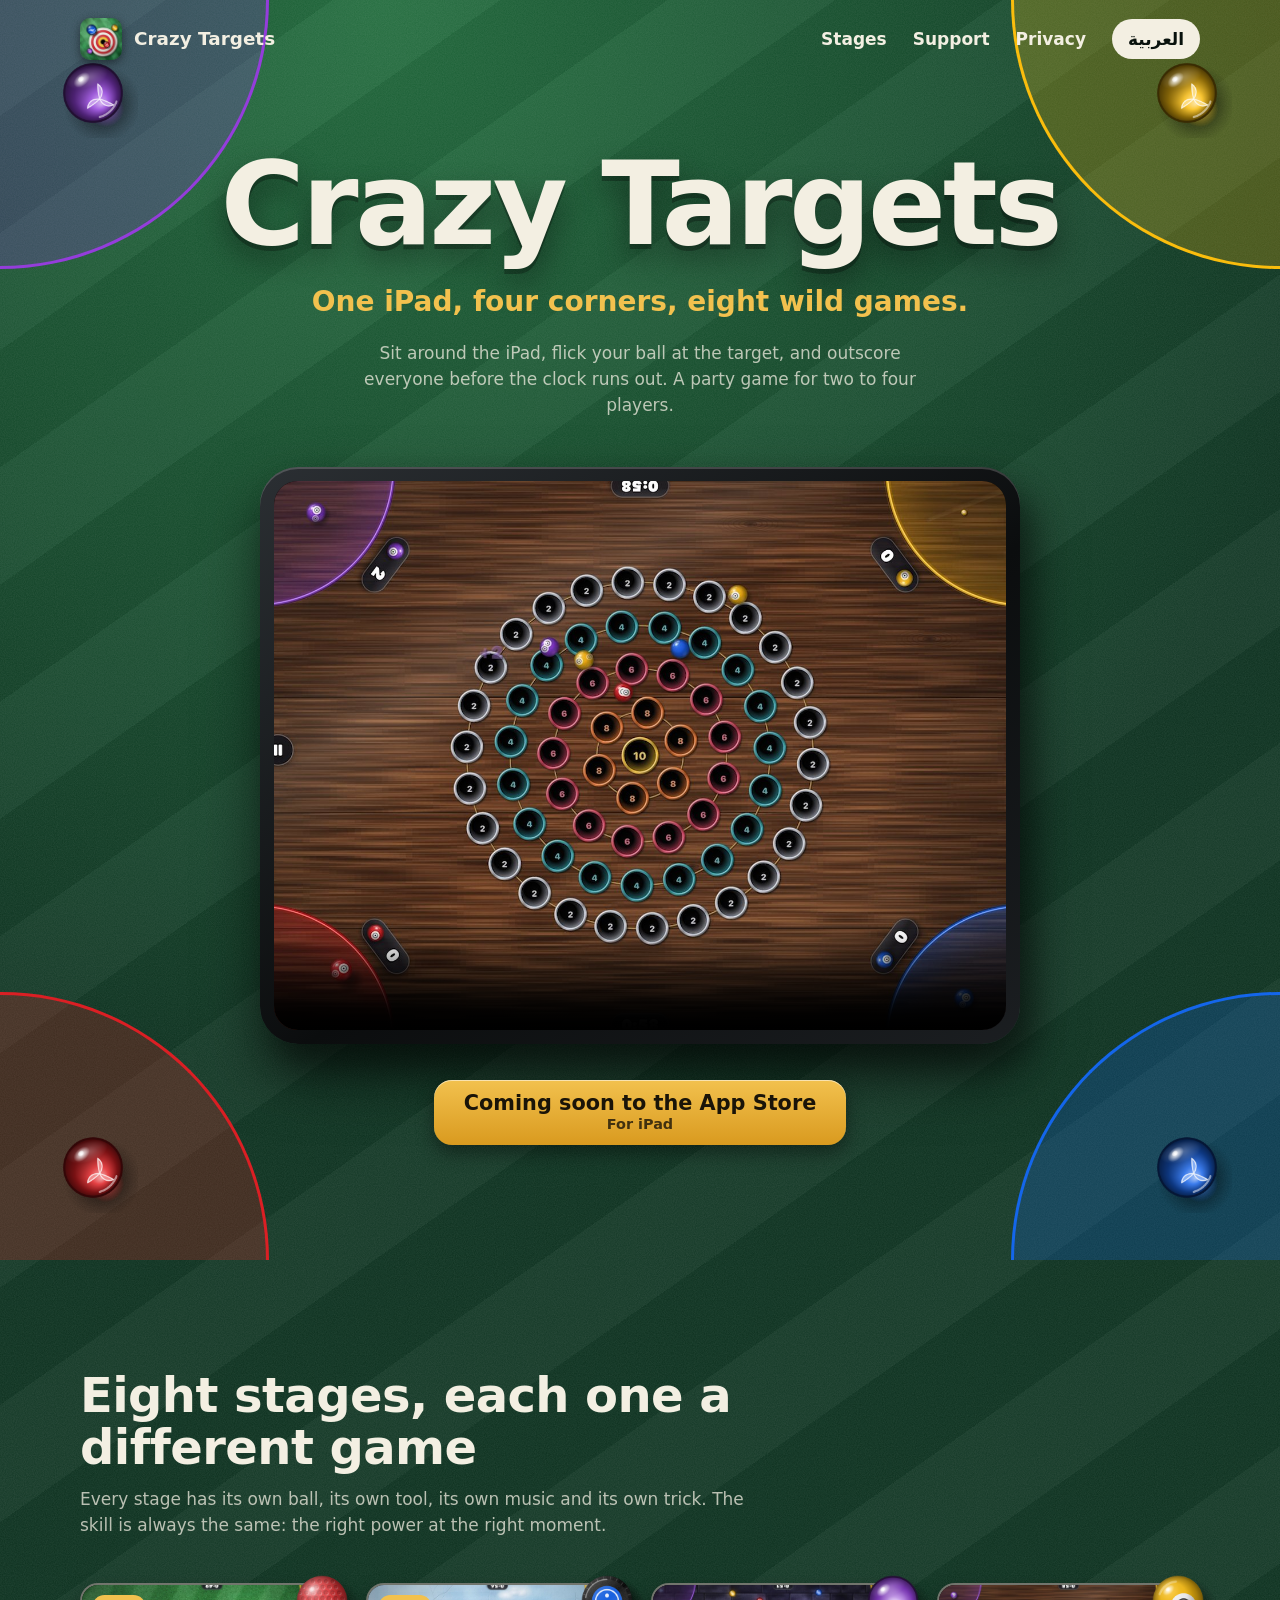
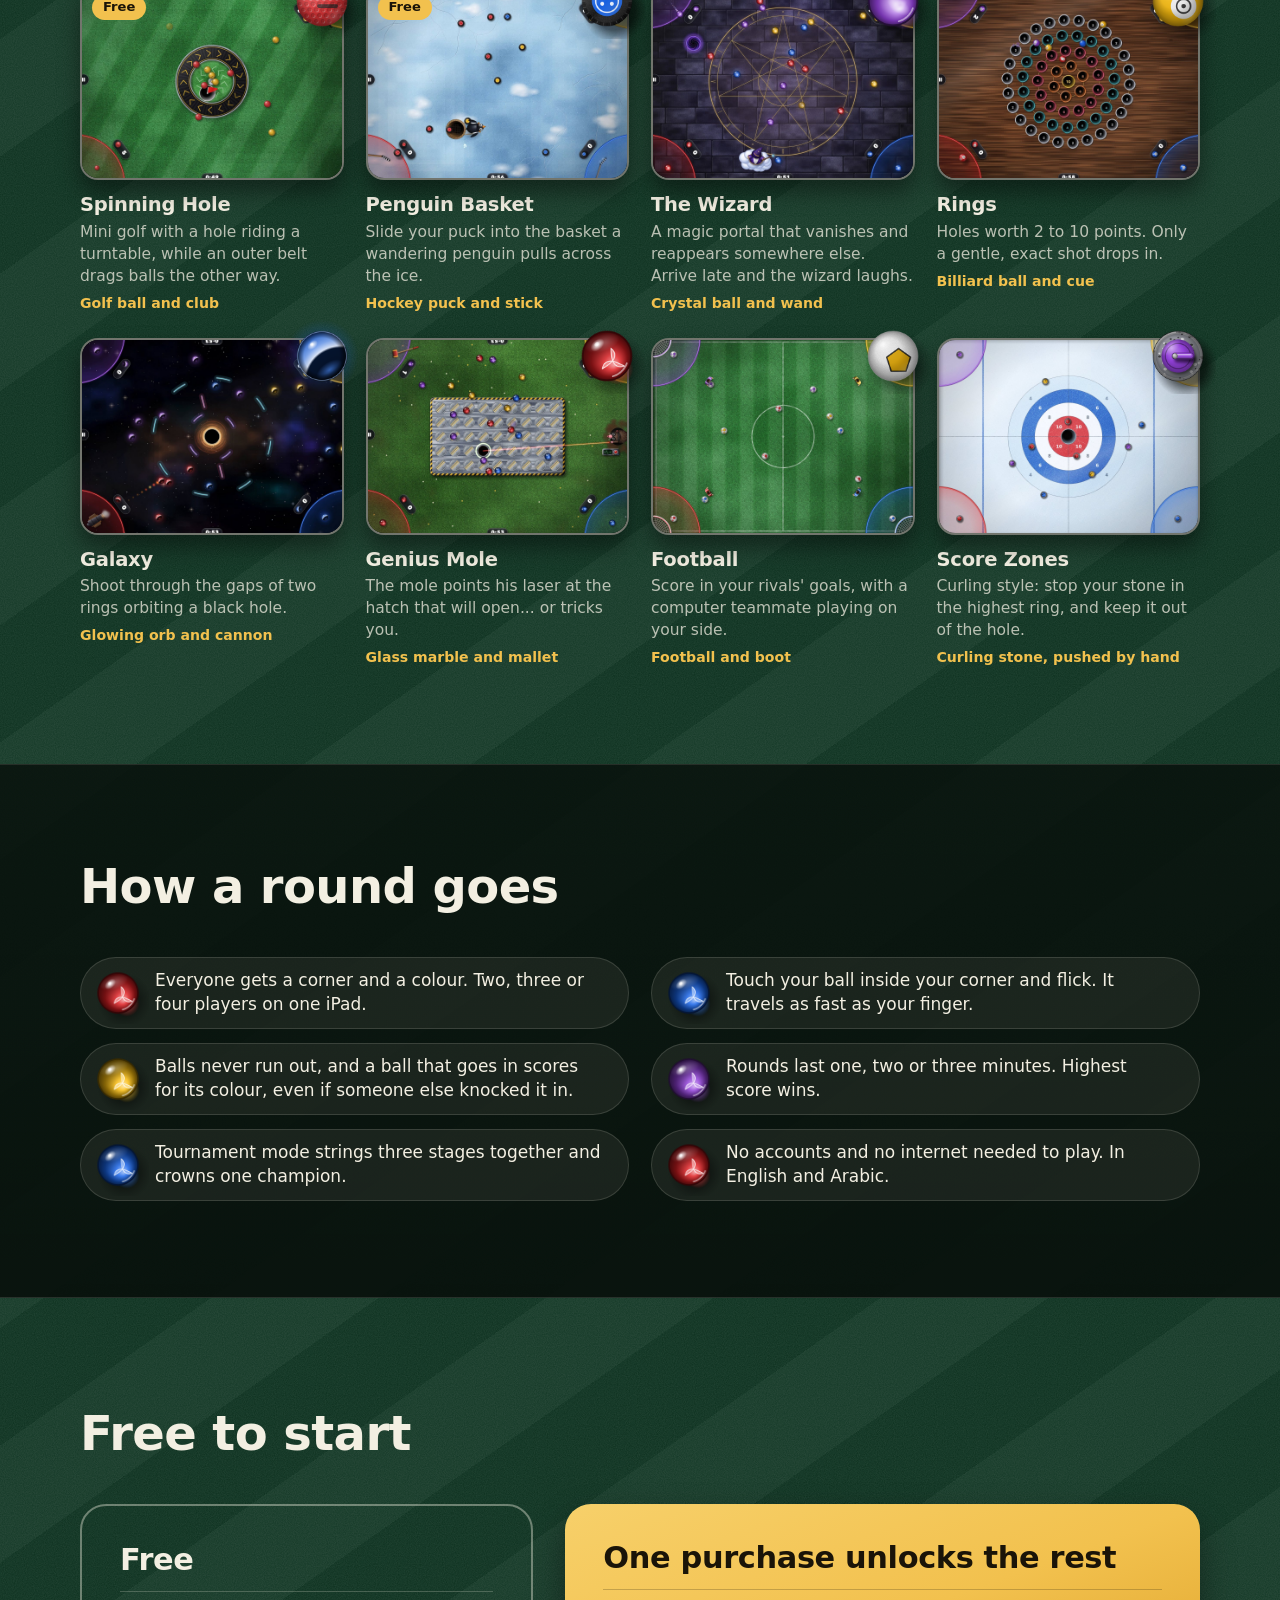
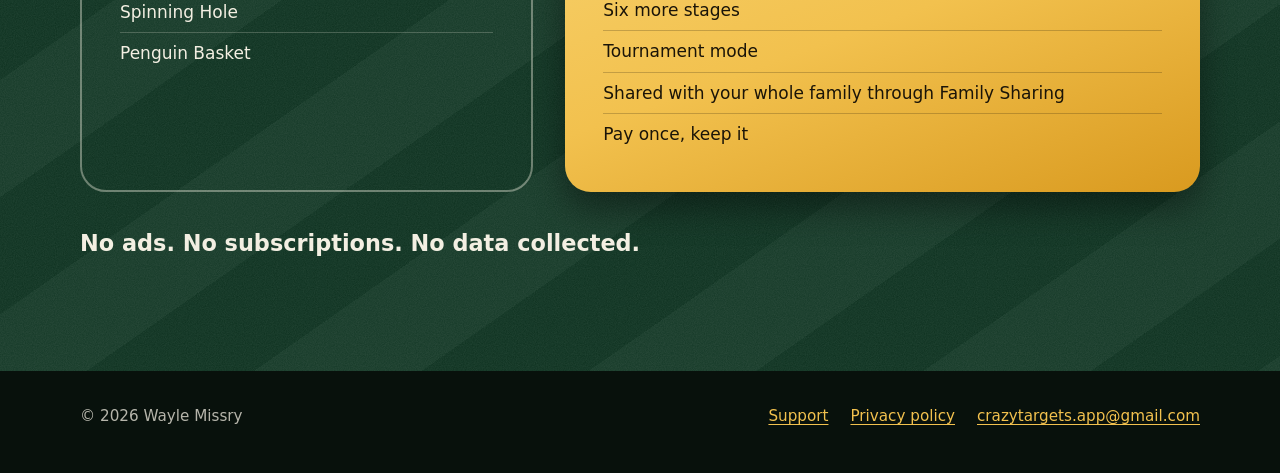
<file: index.html>
<!doctype html>
<html lang="en" dir="ltr">
<head>
<meta charset="utf-8">
<meta name="viewport" content="width=device-width, initial-scale=1">
<title>Crazy Targets: the party game for one iPad</title>
<meta name="description" content="Crazy Targets is a party game for 2 to 4 players on one iPad. Flick your ball at the target across eight different stages: mini golf, hockey, billiards, football, curling and more.">
<meta property="og:title" content="Crazy Targets">
<meta property="og:description" content="One iPad, four corners, eight wild games. A party game for 2 to 4 players.">
<meta property="og:type" content="website">
<link rel="icon" href="favicon.png">
<link rel="apple-touch-icon" href="icon.png">
<link rel="stylesheet" href="style.css">
</head>
<body>

<div class="table">
  <div class="zone tl" style="--c: var(--purple)"><img src="marble-purple.png" alt=""></div>
  <div class="zone tr" style="--c: var(--yellow)"><img src="marble-yellow.png" alt=""></div>
  <div class="zone bl" style="--c: var(--red)"><img src="marble-red.png" alt=""></div>
  <div class="zone br" style="--c: var(--blue)"><img src="marble-blue.png" alt=""></div>

  <header class="wrap topbar">
    <a class="brand" href="./"><img src="icon.png" alt=""><span>Crazy Targets</span></a>
    <nav class="topnav">
      <a class="hide-s" href="#stages" data-ar="المراحل">Stages</a>
      <a href="support.html" data-ar="الدعم">Support</a>
      <a class="hide-s" href="privacy.html" data-ar="الخصوصية">Privacy</a>
      <button class="lang" type="button" id="lang" aria-label="Switch language">العربية</button>
    </nav>
  </header>

  <main class="wrap hero">
    <h1>Crazy Targets</h1>
    <p class="lede" data-ar="آيباد واحد، أربع زوايا، ثماني ألعاب مجنونة.">One iPad, four corners, eight wild games.</p>
    <p class="intro" data-ar="اجلسوا حول الآيباد، ادفع كرتك نحو الهدف، واجمع نقاطاً أكثر من الجميع قبل أن ينتهي الوقت. لعبة جماعية من لاعبين إلى أربعة.">Sit around the iPad, flick your ball at the target, and outscore everyone before the clock runs out. A party game for two to four players.</p>

    <div class="ipad">
      <video id="clip" autoplay muted loop playsinline controls poster="poster.jpg" aria-label="Gameplay video">
        <source src="gameplay.mp4" type="video/mp4">
      </video>
    </div>

    <p><span class="store"><strong data-ar="قريباً على App Store">Coming soon to the App Store</strong><span data-ar="لأجهزة iPad">For iPad</span></span></p>
  </main>
</div>

<section class="stages" id="stages">
  <div class="wrap">
    <div class="section-head">
      <h2 data-ar="ثماني مراحل، وكل مرحلة لعبة مختلفة">Eight stages, each one a different game</h2>
      <p data-ar="لكل مرحلة كرتها وأداتها وموسيقاها وحيلتها الخاصة. المهارة المطلوبة واحدة: القوة المناسبة في اللحظة المناسبة.">Every stage has its own ball, its own tool, its own music and its own trick. The skill is always the same: the right power at the right moment.</p>
    </div>

    <ul class="stage-grid">
      <li class="stage">
        <img class="ball" src="ball-golf.png" alt="">
        <div class="shot"><span class="free" data-ar="مجانية">Free</span><img src="stage-classic.jpg" alt="Spinning Hole stage" loading="lazy"></div>
        <h3 data-ar="الحفرة الدوّارة">Spinning Hole</h3>
        <p data-ar="جولف مصغّر، والحفرة تركب قرصاً يدور وحوله سير يسحب الكرات بالعكس.">Mini golf with a hole riding a turntable, while an outer belt drags balls the other way.</p>
        <p class="kit" data-ar="كرة جولف ومضرب">Golf ball and club</p>
      </li>
      <li class="stage">
        <img class="ball" src="ball-puck.png" alt="">
        <div class="shot"><span class="free" data-ar="مجانية">Free</span><img src="stage-penguin.jpg" alt="Penguin Basket stage" loading="lazy"></div>
        <h3 data-ar="البطريق والسلة">Penguin Basket</h3>
        <p data-ar="أدخل القرص في السلة التي يسحبها بطريق يتجول على الجليد.">Slide your puck into the basket a wandering penguin pulls across the ice.</p>
        <p class="kit" data-ar="قرص هوكي وعصا">Hockey puck and stick</p>
      </li>
      <li class="stage">
        <img class="ball" src="ball-crystal.png" alt="">
        <div class="shot"><img src="stage-wizard.jpg" alt="The Wizard stage" loading="lazy"></div>
        <h3 data-ar="الساحر">The Wizard</h3>
        <p data-ar="بوابة سحرية تختفي وتظهر في مكان آخر، والساحر يضحك إن وصلت متأخراً.">A magic portal that vanishes and reappears somewhere else. Arrive late and the wizard laughs.</p>
        <p class="kit" data-ar="بلّورة وعصا سحرية">Crystal ball and wand</p>
      </li>
      <li class="stage">
        <img class="ball" src="ball-billiard.png" alt="">
        <div class="shot"><img src="stage-rings.jpg" alt="Rings stage" loading="lazy"></div>
        <h3 data-ar="الحلقات">Rings</h3>
        <p data-ar="حفر بنقاط من 2 إلى 10، ولا تدخل الكرة إلا بضربة هادئة ودقيقة.">Holes worth 2 to 10 points. Only a gentle, exact shot drops in.</p>
        <p class="kit" data-ar="كرة بلياردو وعصا">Billiard ball and cue</p>
      </li>
      <li class="stage">
        <img class="ball" src="ball-orb.png" alt="">
        <div class="shot"><img src="stage-galaxy.jpg" alt="Galaxy stage" loading="lazy"></div>
        <h3 data-ar="المجرّة">Galaxy</h3>
        <p data-ar="سدّد عبر فتحات حلقتين تدوران حول ثقب أسود.">Shoot through the gaps of two rings orbiting a black hole.</p>
        <p class="kit" data-ar="كرة متوهجة ومدفع">Glowing orb and cannon</p>
      </li>
      <li class="stage">
        <img class="ball" src="ball-glass.png" alt="">
        <div class="shot"><img src="stage-mole.jpg" alt="Genius Mole stage" loading="lazy"></div>
        <h3 data-ar="الخلد العبقري">Genius Mole</h3>
        <p data-ar="الخلد يشير بالليزر إلى الفتحة التي ستُفتح... أو يخدعك.">The mole points his laser at the hatch that will open... or tricks you.</p>
        <p class="kit" data-ar="بلي زجاجي ومطرقة">Glass marble and mallet</p>
      </li>
      <li class="stage">
        <img class="ball" src="ball-football.png" alt="">
        <div class="shot"><img src="stage-football.jpg" alt="Football stage" loading="lazy"></div>
        <h3 data-ar="كرة القدم">Football</h3>
        <p data-ar="سجّل في مرمى خصومك، ومعك زميل كمبيوتر يلعب لصالحك.">Score in your rivals' goals, with a computer teammate playing on your side.</p>
        <p class="kit" data-ar="كرة قدم وحذاء">Football and boot</p>
      </li>
      <li class="stage">
        <img class="ball" src="ball-stone.png" alt="">
        <div class="shot"><img src="stage-zones.jpg" alt="Score Zones stage" loading="lazy"></div>
        <h3 data-ar="دوائر النقاط">Score Zones</h3>
        <p data-ar="على طريقة الكيرلنغ: أوقف حجرك في أعلى دائرة، ولا تسقطه في الحفرة.">Curling style: stop your stone in the highest ring, and keep it out of the hole.</p>
        <p class="kit" data-ar="حجر كيرلنغ يُدفع باليد">Curling stone, pushed by hand</p>
      </li>
    </ul>
  </div>
</section>

<section class="round">
  <div class="wrap">
    <div class="section-head">
      <h2 data-ar="كيف تُلعب الجولة">How a round goes</h2>
    </div>
    <ul class="plaques">
      <li><img src="marble-red.png" alt=""><span data-ar="كل لاعب له زاوية ولون. من لاعبين إلى أربعة على آيباد واحد.">Everyone gets a corner and a colour. Two, three or four players on one iPad.</span></li>
      <li><img src="marble-blue.png" alt=""><span data-ar="المس كرتك داخل زاويتك وادفعها. سرعتها من سرعة إصبعك.">Touch your ball inside your corner and flick. It travels as fast as your finger.</span></li>
      <li><img src="marble-yellow.png" alt=""><span data-ar="الكرات لا تنتهي، والكرة التي تدخل تُحسب لصاحب لونها حتى لو دفعها غيره.">Balls never run out, and a ball that goes in scores for its colour, even if someone else knocked it in.</span></li>
      <li><img src="marble-purple.png" alt=""><span data-ar="الجولة دقيقة أو دقيقتان أو ثلاث، والفائز صاحب أعلى نقاط.">Rounds last one, two or three minutes. Highest score wins.</span></li>
      <li><img src="marble-blue.png" alt=""><span data-ar="وضع البطولة: ثلاث مراحل متتالية وبطل واحد.">Tournament mode strings three stages together and crowns one champion.</span></li>
      <li><img src="marble-red.png" alt=""><span data-ar="بلا حسابات وبلا إنترنت أثناء اللعب. بالعربية والإنجليزية.">No accounts and no internet needed to play. In English and Arabic.</span></li>
    </ul>
  </div>
</section>

<section class="price">
  <div class="wrap">
    <div class="section-head">
      <h2 data-ar="ابدأ مجاناً">Free to start</h2>
    </div>
    <div class="offer">
      <div class="free-side">
        <h3 data-ar="مجاناً">Free</h3>
        <ul>
          <li data-ar="الحفرة الدوّارة">Spinning Hole</li>
          <li data-ar="البطريق والسلة">Penguin Basket</li>
        </ul>
      </div>
      <div class="paid-side">
        <h3 data-ar="شراء واحد يفتح الباقي">One purchase unlocks the rest</h3>
        <ul>
          <li data-ar="ست مراحل إضافية">Six more stages</li>
          <li data-ar="وضع البطولة">Tournament mode</li>
          <li data-ar="مشاركة مع كل أفراد العائلة عبر المشاركة العائلية">Shared with your whole family through Family Sharing</li>
          <li data-ar="تدفع مرة واحدة وتبقى لك">Pay once, keep it</li>
        </ul>
      </div>
    </div>
    <p class="promise" data-ar="بلا إعلانات. بلا اشتراكات. بلا جمع بيانات.">No ads. No subscriptions. No data collected.</p>
  </div>
</section>

<footer class="foot">
  <div class="wrap">
    <span>&copy; 2026 Wayle Missry</span>
    <nav>
      <a href="support.html" data-ar="الدعم">Support</a>
      <a href="privacy.html" data-ar="سياسة الخصوصية">Privacy policy</a>
      <a href="mailto:crazytargets.app@gmail.com">crazytargets.app@gmail.com</a>
    </nav>
  </div>
</footer>

<script>
(function () {
  var nodes = document.querySelectorAll('[data-ar]');
  nodes.forEach(function (n) { n.setAttribute('data-en', n.textContent); });
  var btn = document.getElementById('lang');
  function apply(lang) {
    var ar = lang === 'ar';
    document.documentElement.lang = ar ? 'ar' : 'en';
    document.documentElement.dir = ar ? 'rtl' : 'ltr';
    nodes.forEach(function (n) { n.textContent = n.getAttribute(ar ? 'data-ar' : 'data-en'); });
    btn.textContent = ar ? 'English' : 'العربية';
    try { localStorage.setItem('ct-lang', lang); } catch (e) {}
  }
  var saved = 'en';
  try { saved = localStorage.getItem('ct-lang') || 'en'; } catch (e) {}
  if (saved === 'ar') apply('ar');
  btn.addEventListener('click', function () {
    apply(document.documentElement.lang === 'ar' ? 'en' : 'ar');
  });
  // People who ask for less motion get a still picture until they press play
  if (window.matchMedia && window.matchMedia('(prefers-reduced-motion: reduce)').matches) {
    var v = document.getElementById('clip');
    v.removeAttribute('autoplay');
    v.pause();
  }
})();
</script>
</body>
</html>
</file>
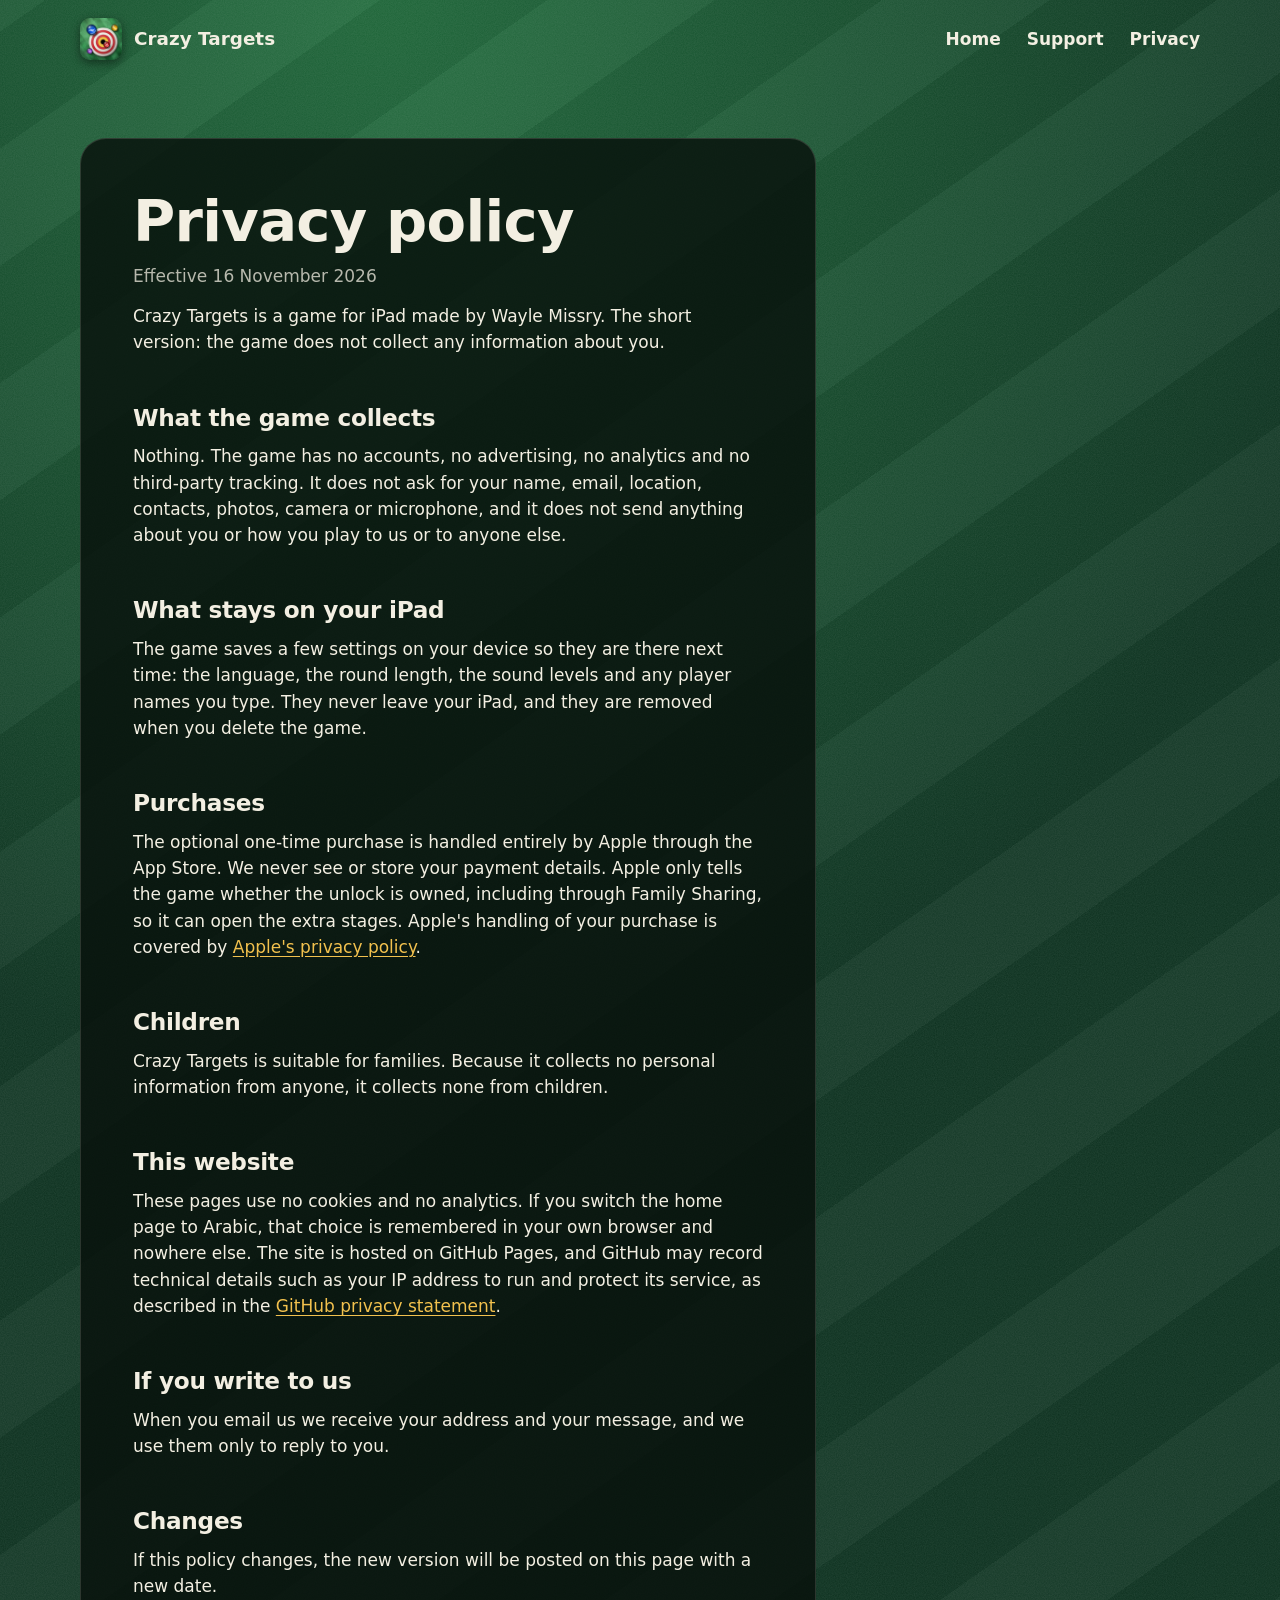
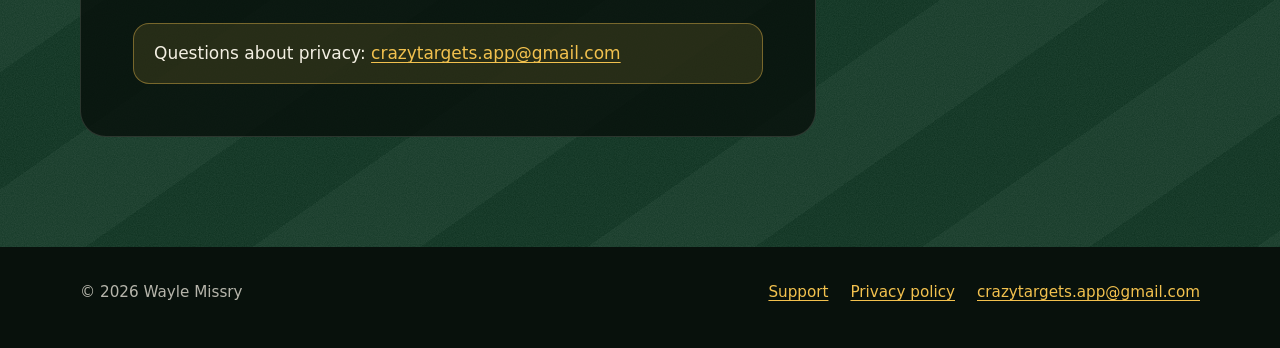
<file: privacy.html>
<!doctype html>
<html lang="en" dir="ltr">
<head>
<meta charset="utf-8">
<meta name="viewport" content="width=device-width, initial-scale=1">
<title>Privacy policy: Crazy Targets</title>
<meta name="description" content="Crazy Targets does not collect any personal data. This page explains what stays on your iPad and how purchases are handled.">
<link rel="icon" href="favicon.png">
<link rel="apple-touch-icon" href="icon.png">
<link rel="stylesheet" href="style.css">
</head>
<body>
<header class="wrap topbar">
  <a class="brand" href="./"><img src="icon.png" alt=""><span>Crazy Targets</span></a>
  <nav class="topnav">
    <a href="./">Home</a>
    <a href="support.html">Support</a>
    <a href="privacy.html">Privacy</a>
  </nav>
</header>
<main class="wrap doc">
<div class="sheet">
<h1>Privacy policy</h1>
<p class="dated">Effective 16 November 2026</p>

<p>Crazy Targets is a game for iPad made by Wayle Missry. The short version: the game does not collect any information about you.</p>

<h2>What the game collects</h2>
<p>Nothing. The game has no accounts, no advertising, no analytics and no third-party tracking. It does not ask for your name, email, location, contacts, photos, camera or microphone, and it does not send anything about you or how you play to us or to anyone else.</p>

<h2>What stays on your iPad</h2>
<p>The game saves a few settings on your device so they are there next time: the language, the round length, the sound levels and any player names you type. They never leave your iPad, and they are removed when you delete the game.</p>

<h2>Purchases</h2>
<p>The optional one-time purchase is handled entirely by Apple through the App Store. We never see or store your payment details. Apple only tells the game whether the unlock is owned, including through Family Sharing, so it can open the extra stages. Apple's handling of your purchase is covered by <a href="https://www.apple.com/legal/privacy/">Apple's privacy policy</a>.</p>

<h2>Children</h2>
<p>Crazy Targets is suitable for families. Because it collects no personal information from anyone, it collects none from children.</p>

<h2>This website</h2>
<p>These pages use no cookies and no analytics. If you switch the home page to Arabic, that choice is remembered in your own browser and nowhere else. The site is hosted on GitHub Pages, and GitHub may record technical details such as your IP address to run and protect its service, as described in the <a href="https://docs.github.com/site-policy/privacy-policies/github-general-privacy-statement">GitHub privacy statement</a>.</p>

<h2>If you write to us</h2>
<p>When you email us we receive your address and your message, and we use them only to reply to you.</p>

<h2>Changes</h2>
<p>If this policy changes, the new version will be posted on this page with a new date.</p>

<p class="contact">Questions about privacy: <a href="mailto:crazytargets.app@gmail.com">crazytargets.app@gmail.com</a></p>
</div>
</main>
<footer class="foot">
  <div class="wrap">
    <span>&copy; 2026 Wayle Missry</span>
    <nav>
      <a href="support.html">Support</a>
      <a href="privacy.html">Privacy policy</a>
      <a href="mailto:crazytargets.app@gmail.com">crazytargets.app@gmail.com</a>
    </nav>
  </div>
</footer>
</body>
</html>
</file>
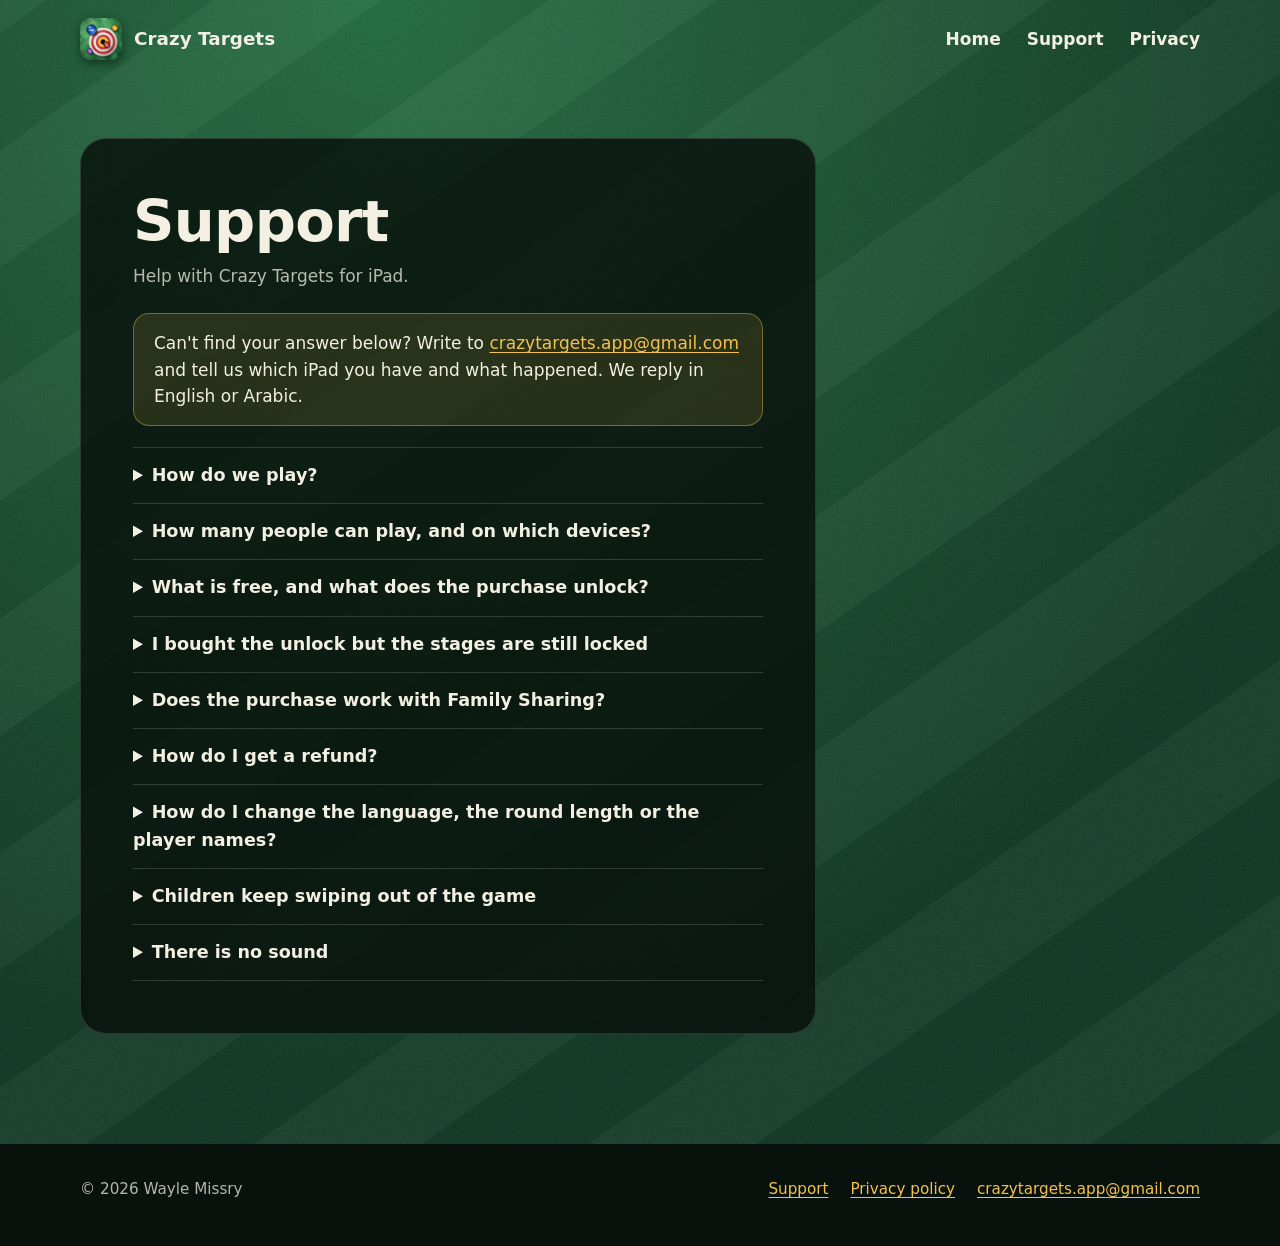
<file: support.html>
<!doctype html>
<html lang="en" dir="ltr">
<head>
<meta charset="utf-8">
<meta name="viewport" content="width=device-width, initial-scale=1">
<title>Support: Crazy Targets</title>
<meta name="description" content="Help and contact for Crazy Targets, the party game for one iPad.">
<link rel="icon" href="favicon.png">
<link rel="apple-touch-icon" href="icon.png">
<link rel="stylesheet" href="style.css">
</head>
<body>
<header class="wrap topbar">
  <a class="brand" href="./"><img src="icon.png" alt=""><span>Crazy Targets</span></a>
  <nav class="topnav">
    <a href="./">Home</a>
    <a href="support.html">Support</a>
    <a href="privacy.html">Privacy</a>
  </nav>
</header>
<main class="wrap doc">
<div class="sheet">
<h1>Support</h1>
<p class="dated">Help with Crazy Targets for iPad.</p>

<p class="contact">Can't find your answer below? Write to <a href="mailto:crazytargets.app@gmail.com">crazytargets.app@gmail.com</a> and tell us which iPad you have and what happened. We reply in English or Arabic.</p>

<div class="faq">
<details>
  <summary>How do we play?</summary>
  <p>Put the iPad flat on a table and sit one player at each corner. Touch your ball inside your coloured corner and flick it toward the target. The ball travels as fast as your finger moved, so the right power matters more than a hard shot.</p>
  <p>A new ball appears in your corner whenever you need one. When a ball goes in, the point goes to the player of that colour, even if someone else knocked it in. Each stage shows a short card with its own rules before the round starts.</p>
</details>
<details>
  <summary>How many people can play, and on which devices?</summary>
  <p>Two, three or four players share one iPad. The game is made for iPad only.</p>
</details>
<details>
  <summary>What is free, and what does the purchase unlock?</summary>
  <p>Spinning Hole and Penguin Basket are free. A single one-time purchase unlocks the other six stages and tournament mode. There are no ads and no subscriptions.</p>
</details>
<details>
  <summary>I bought the unlock but the stages are still locked</summary>
  <p>On the home screen tap Unlock all stages, then tap Restore purchases at the bottom of that window. Make sure the iPad is signed in to the same Apple Account that made the purchase and is connected to the internet.</p>
</details>
<details>
  <summary>Does the purchase work with Family Sharing?</summary>
  <p>Yes. When purchase sharing is turned on in your family group, one purchase unlocks the game for every family member. If a family member still sees locked stages, they can tap Unlock all stages and then Restore purchases.</p>
</details>
<details>
  <summary>How do I get a refund?</summary>
  <p>Purchases are handled by Apple. You can request a refund at <a href="https://reportaproblem.apple.com">reportaproblem.apple.com</a>.</p>
</details>
<details>
  <summary>How do I change the language, the round length or the player names?</summary>
  <p>Open Settings on the home screen. You can switch between English and Arabic, choose rounds of one, two or three minutes, and type a name for each colour. The game starts in Arabic on an iPad set to Arabic, and in English otherwise.</p>
</details>
<details>
  <summary>Children keep swiping out of the game</summary>
  <p>During a round the game already asks for two swipes before the iPad leaves it. For a stronger lock use Guided Access: in the iPad's Settings open Accessibility, then Guided Access, turn it on and set a passcode. In the game, triple-click the top button and tap Start. The Steady play page on the home screen has the same steps.</p>
</details>
<details>
  <summary>There is no sound</summary>
  <p>Check the iPad's volume and that it is not muted, because the game follows the iPad's silent setting. Then open Settings in the game, or the pause menu, and check the music and sound sliders and the Mute all switch.</p>
</details>
</div>
</div>
</main>
<footer class="foot">
  <div class="wrap">
    <span>&copy; 2026 Wayle Missry</span>
    <nav>
      <a href="support.html">Support</a>
      <a href="privacy.html">Privacy policy</a>
      <a href="mailto:crazytargets.app@gmail.com">crazytargets.app@gmail.com</a>
    </nav>
  </div>
</footer>
</body>
</html>
</file>
<file: style.css>
/* Crazy Targets — site styles
   The page is laid out like the game table: green felt, four player corners,
   gold for the things you can press, dark glass plaques for small facts. */

:root {
  --felt: #0d3320;
  --felt-deep: #082314;
  --turf: #1f6a3b;
  --ink: #08110c;
  --chalk: #f3efe2;
  --chalk-dim: rgba(243, 239, 226, 0.74);
  --gold: #f2c14e;
  --gold-deep: #d99a1f;
  --red: #db1f24;
  --blue: #1466eb;
  --yellow: #fabd0d;
  --purple: #943ddb;

  --display: ui-rounded, "SF Pro Rounded", "Arial Rounded MT Bold", "Nunito", system-ui, -apple-system, "Segoe UI", sans-serif;
  --body: ui-rounded, "SF Pro Rounded", system-ui, -apple-system, "Segoe UI", Roboto, sans-serif;

  --wrap: 1120px;
  --gutter: clamp(18px, 4vw, 40px);
  --corner: clamp(96px, 21vw, 290px);
}

* { box-sizing: border-box; }

html { -webkit-text-size-adjust: 100%; scroll-behavior: smooth; }

body {
  margin: 0;
  color: var(--chalk);
  font-family: var(--body);
  font-size: 1.0625rem;
  line-height: 1.55;
  background-color: var(--felt);
  background-image:
    url("data:image/svg+xml,%3Csvg xmlns='http://www.w3.org/2000/svg' width='220' height='220'%3E%3Cfilter id='n'%3E%3CfeTurbulence type='fractalNoise' baseFrequency='.9' numOctaves='2' stitchTiles='stitch'/%3E%3CfeColorMatrix values='0 0 0 0 1  0 0 0 0 1  0 0 0 0 1  0 0 0 .09 0'/%3E%3C/filter%3E%3Crect width='220' height='220' filter='url(%23n)'/%3E%3C/svg%3E"),
    repeating-linear-gradient(-35deg, rgba(255, 255, 255, 0.032) 0 96px, rgba(0, 0, 0, 0.045) 96px 192px),
    radial-gradient(110% 100% at 30% 0%, var(--turf) 0%, var(--felt) 72%);
  background-repeat: repeat, repeat, no-repeat;
  background-size: 220px 220px, auto, 100% 1500px;
}

img, video { max-width: 100%; display: block; }

a { color: var(--gold); text-underline-offset: 0.18em; }
a:hover { color: #ffe08a; }
:focus-visible { outline: 3px solid var(--gold); outline-offset: 3px; border-radius: 6px; }

h1, h2, h3 { font-family: var(--display); line-height: 1.08; margin: 0; letter-spacing: -0.012em; }
h2 { font-size: clamp(1.9rem, 4.2vw, 3rem); font-weight: 800; }
h3 { font-size: 1.22rem; font-weight: 800; }
p { margin: 0; }

.wrap { width: min(var(--wrap), 100% - 2 * var(--gutter)); margin-inline: auto; }

/* ---------- top bar ---------- */
.topbar { position: relative; z-index: 3; display: flex; align-items: center; justify-content: space-between; gap: 16px; padding-block: 18px; }
.brand { display: flex; align-items: center; gap: 12px; color: var(--chalk); text-decoration: none; font-family: var(--display); font-weight: 800; font-size: 1.15rem; }
.brand img { width: 42px; height: 42px; border-radius: 10px; box-shadow: 0 3px 10px rgba(0, 0, 0, 0.45); }
.topnav { display: flex; align-items: center; gap: clamp(10px, 2.4vw, 26px); font-weight: 600; }
.topnav a { color: var(--chalk); text-decoration: none; }
.topnav a:hover { color: var(--gold); }
.lang { font: inherit; font-weight: 700; color: var(--ink); background: var(--chalk); border: 0; border-radius: 999px; padding: 7px 16px; cursor: pointer; }
.lang:hover { background: #fff; }

/* ---------- hero: the table ---------- */
.table { position: relative; overflow: hidden; padding-bottom: clamp(56px, 9vw, 120px); }
.table .wrap { position: relative; z-index: 2; }

.zone { position: absolute; z-index: 1; width: var(--corner); height: var(--corner); border: 3px solid var(--c); background: color-mix(in srgb, var(--c) 24%, transparent); }
.zone img { position: absolute; width: 34%; }
.zone.tl { top: 0; left: 0; border-top: 0; border-left: 0; border-bottom-right-radius: 100%; }
.zone.tr { top: 0; right: 0; border-top: 0; border-right: 0; border-bottom-left-radius: 100%; }
.zone.bl { bottom: 0; left: 0; border-bottom: 0; border-left: 0; border-top-right-radius: 100%; }
.zone.br { bottom: 0; right: 0; border-bottom: 0; border-right: 0; border-top-left-radius: 100%; }
.zone.tl img { top: 18%; left: 18%; }
.zone.tr img { top: 18%; right: 18%; }
.zone.bl img { bottom: 18%; left: 18%; }
.zone.br img { bottom: 18%; right: 18%; }

.hero { text-align: center; padding-top: clamp(20px, 5vw, 64px); }
.hero h1 { font-size: clamp(3.1rem, 10vw, 7.2rem); font-weight: 900; letter-spacing: -0.03em; text-shadow: 0 5px 0 rgba(0, 0, 0, 0.28), 0 14px 30px rgba(0, 0, 0, 0.4); }
.hero .lede { font-family: var(--display); font-weight: 700; font-size: clamp(1.2rem, 2.6vw, 1.75rem); color: var(--gold); margin-top: 14px; }
.hero .intro { max-width: 34em; margin: 16px auto 0; color: var(--chalk-dim); }

.ipad { width: min(760px, 100%); margin: clamp(26px, 5vw, 48px) auto 0; padding: clamp(8px, 1.6vw, 14px); border-radius: clamp(20px, 4vw, 38px); background: linear-gradient(145deg, #2b2f33, #0b0d0e 55%, #1b1e21); box-shadow: 0 2px 0 rgba(255, 255, 255, 0.18) inset, 0 30px 60px rgba(0, 0, 0, 0.55), 14px 22px 30px rgba(0, 0, 0, 0.35); }
.ipad video { width: 100%; aspect-ratio: 4 / 3; border-radius: clamp(12px, 2.6vw, 24px); background: #000; }

.store { display: inline-flex; flex-direction: column; align-items: center; margin-top: clamp(24px, 4vw, 36px); padding: 12px 30px 13px; border-radius: 18px; color: #1a1408; background: linear-gradient(var(--gold), var(--gold-deep)); box-shadow: 0 1px 0 rgba(255, 255, 255, 0.55) inset, 0 8px 18px rgba(0, 0, 0, 0.4); font-family: var(--display); line-height: 1.15; text-decoration: none; }
.store strong { font-size: 1.3rem; font-weight: 800; }
.store span { font-size: 0.9rem; font-weight: 600; opacity: 0.8; }

/* ---------- stages ---------- */
.stages { padding-block: clamp(56px, 9vw, 110px) clamp(48px, 8vw, 96px); }
.section-head { max-width: 40em; margin-bottom: clamp(26px, 4vw, 44px); }
.section-head p { margin-top: 12px; color: var(--chalk-dim); }

.stage-grid { list-style: none; margin: 0; padding: 0; display: grid; grid-template-columns: repeat(4, 1fr); gap: clamp(14px, 2vw, 24px) clamp(12px, 1.8vw, 22px); }
.stage { position: relative; }
.stage .shot { position: relative; border-radius: 18px; border: 2px solid rgba(243, 239, 226, 0.45); overflow: hidden; box-shadow: 0 12px 22px rgba(0, 0, 0, 0.42); aspect-ratio: 4 / 3; background: var(--ink); }
.stage .shot img { width: 100%; height: 100%; object-fit: cover; }
.stage .ball { position: absolute; top: -20px; inset-inline-end: -16px; width: 76px; z-index: 2; pointer-events: none; }
.stage .free { position: absolute; top: 10px; inset-inline-start: 10px; z-index: 2; padding: 2px 11px 3px; border-radius: 999px; background: var(--gold); color: #1a1408; font-weight: 800; font-size: 0.82rem; }
.stage h3 { margin-top: 14px; }
.stage p { margin-top: 5px; font-size: 0.97rem; color: var(--chalk-dim); line-height: 1.42; }
.stage .kit { margin-top: 7px; font-size: 0.88rem; font-weight: 600; color: var(--gold); }

/* ---------- how a round goes ---------- */
.round { background: linear-gradient(rgba(8, 17, 12, 0.86), rgba(8, 17, 12, 0.94)); border-block: 1px solid rgba(243, 239, 226, 0.12); padding-block: clamp(52px, 8vw, 96px); }
.plaques { list-style: none; margin: 0; padding: 0; display: grid; grid-template-columns: repeat(2, 1fr); gap: 14px 22px; }
.plaques li { display: flex; align-items: center; gap: 6px; padding: 10px 24px 10px 6px; border-radius: 999px; background: rgba(243, 239, 226, 0.07); border: 1px solid rgba(243, 239, 226, 0.14); }
[dir="rtl"] .plaques li { padding: 10px 6px 10px 24px; }
.plaques img { width: 62px; flex: none; margin-block: -6px; }
.plaques span { line-height: 1.4; }

/* ---------- price ---------- */
.price { padding-block: clamp(56px, 9vw, 110px); }
.offer { display: grid; grid-template-columns: 5fr 7fr; gap: clamp(16px, 3vw, 32px); align-items: stretch; }
.offer > div { border-radius: 26px; padding: clamp(22px, 3.4vw, 38px); }
.offer ul { margin: 14px 0 0; padding: 0; list-style: none; }
.offer li { padding-block: 7px; border-top: 1px solid currentColor; border-color: color-mix(in srgb, currentColor 22%, transparent); }
.offer .free-side { border: 2px solid rgba(243, 239, 226, 0.4); }
.offer .paid-side { color: #1a1408; background: linear-gradient(160deg, #f7d06a, var(--gold) 45%, var(--gold-deep)); box-shadow: 0 16px 34px rgba(0, 0, 0, 0.4); }
.offer h3 { font-size: clamp(1.4rem, 2.6vw, 1.9rem); }
.promise { margin-top: clamp(22px, 3.4vw, 34px); font-family: var(--display); font-weight: 700; font-size: clamp(1.1rem, 2.2vw, 1.4rem); }

/* ---------- footer ---------- */
.foot { background: var(--ink); padding-block: 34px 44px; font-size: 0.95rem; color: var(--chalk-dim); }
.foot .wrap { display: flex; flex-wrap: wrap; gap: 10px 28px; align-items: center; justify-content: space-between; }
.foot nav { display: flex; flex-wrap: wrap; gap: 8px 22px; }

/* ---------- text pages (support, privacy) ---------- */
.doc { padding-block: clamp(26px, 5vw, 60px) clamp(60px, 9vw, 110px); }
.doc .sheet { max-width: 46rem; background: rgba(8, 17, 12, 0.82); border: 1px solid rgba(243, 239, 226, 0.14); border-radius: 26px; padding: clamp(22px, 4.5vw, 52px); }
.doc h1 { font-size: clamp(2.3rem, 6vw, 3.6rem); font-weight: 900; }
.doc .dated { margin-top: 10px; color: var(--chalk-dim); }
.doc h2 { font-size: 1.45rem; margin-top: 2.1em; }
.doc p, .doc ul { margin-top: 0.8em; }
.doc ul { padding-inline-start: 1.2em; }
.doc li + li { margin-top: 0.35em; }
.doc .contact { margin-top: 1.4em; padding: 16px 20px; border-radius: 16px; background: rgba(242, 193, 78, 0.12); border: 1px solid rgba(242, 193, 78, 0.4); }
.doc details { border-top: 1px solid rgba(243, 239, 226, 0.16); padding-block: 14px; }
.doc details:last-of-type { border-bottom: 1px solid rgba(243, 239, 226, 0.16); }
.doc summary { cursor: pointer; font-family: var(--display); font-weight: 700; font-size: 1.1rem; }
.doc details p:first-of-type { margin-top: 10px; }
.doc .faq { margin-top: 1.2em; }

/* ---------- small screens ---------- */
@media (max-width: 980px) {
  .stage-grid { grid-template-columns: repeat(2, 1fr); }
  .stage .ball { width: 64px; top: -16px; inset-inline-end: -10px; }
}
@media (max-width: 720px) {
  .plaques { grid-template-columns: 1fr; }
  .offer { grid-template-columns: 1fr; }
  .topnav .hide-s { display: none; }
  .plaques li { border-radius: 26px; }
}
@media (max-width: 430px) {
  .stage-grid { grid-template-columns: 1fr; }
  .brand span { display: none; }
}
@media (prefers-reduced-motion: reduce) {
  html { scroll-behavior: auto; }
}
</file>
